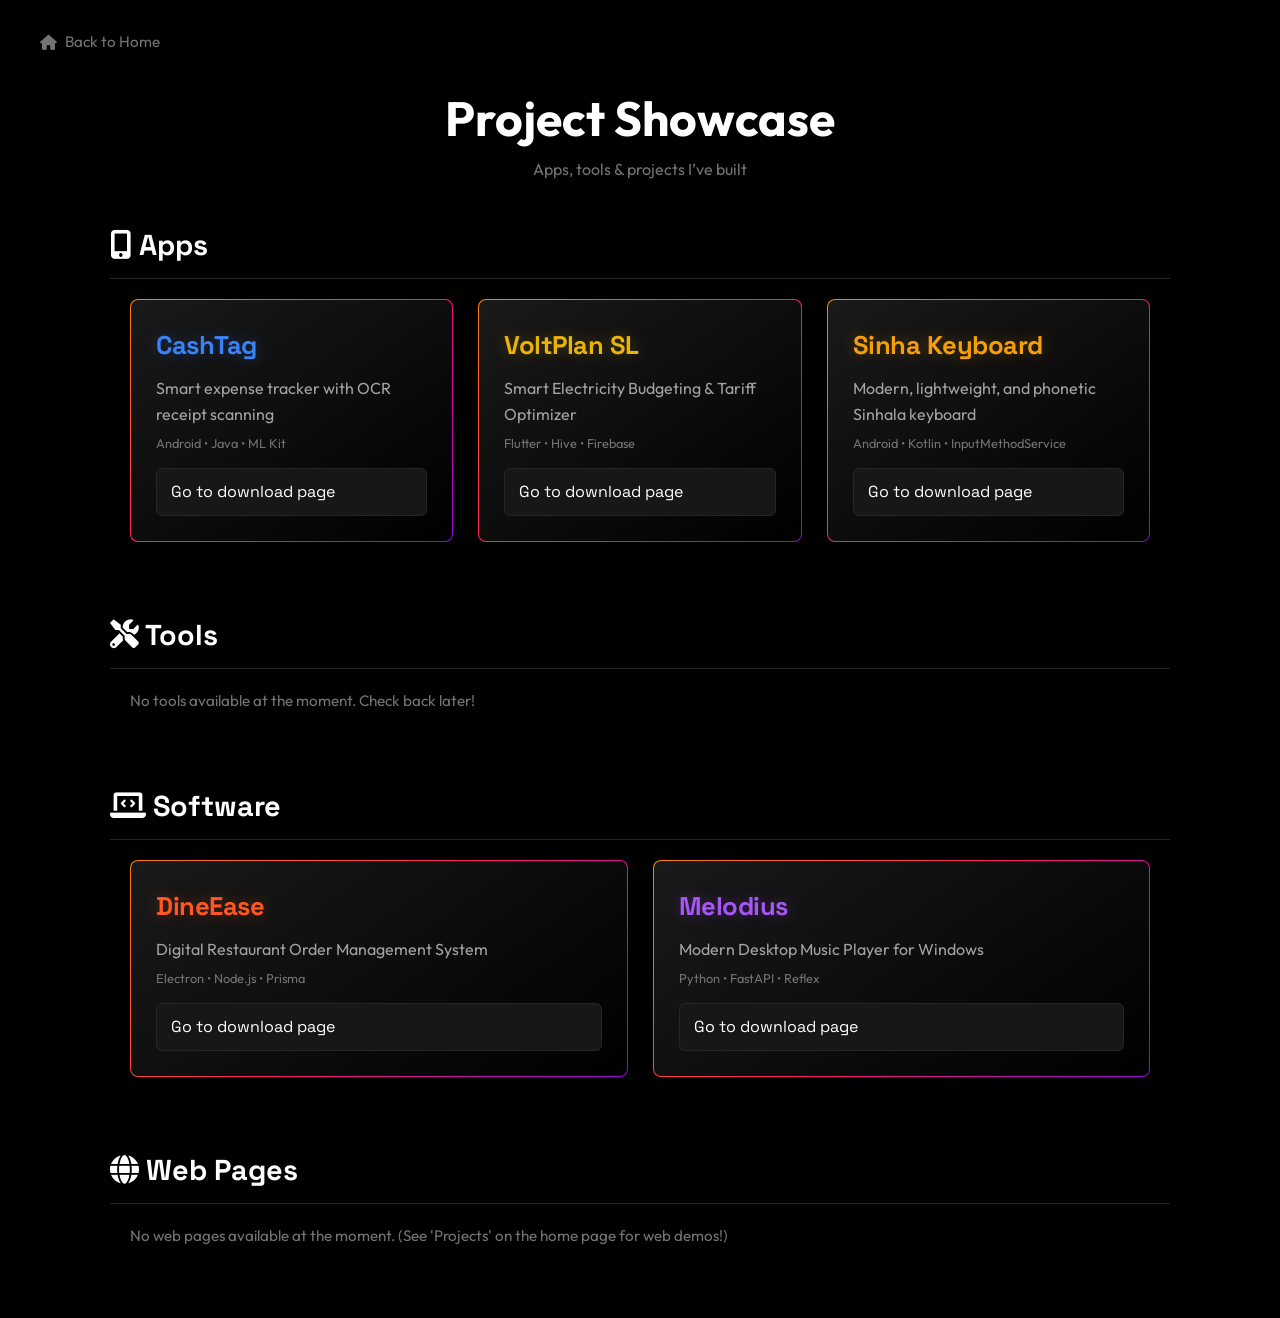
<file: downloads.html>
<!DOCTYPE html>
<html lang="en">
<head>
<meta charset="UTF-8">
<meta name="viewport" content="width=device-width, initial-scale=1.0">

<title>Downloads | Nirmal</title>

<!-- Font Awesome for Icons -->
<link rel="stylesheet" href="https://cdnjs.cloudflare.com/ajax/libs/font-awesome/6.0.0/css/all.min.css">

<link rel="stylesheet" href="style.css">

<link rel="preconnect" href="https://fonts.googleapis.com">
<link rel="preconnect" href="https://fonts.gstatic.com" crossorigin>
<link href="https://fonts.googleapis.com/css2?family=Outfit:wght@300;400;600;700&family=Space+Grotesk:wght@400;600&display=swap" rel="stylesheet">

</head>

<body>

    <nav class="nav-downloads">
        <a href="index.html" class="back-link"><i class="fas fa-home"></i> Back to Home</a>
    </nav>

    <header class="downloads-header">
        <h1> Project Showcase</h1>
        <p>Apps, tools & projects I’ve built</p>
    </header>

    <div class="category-section">
        <h2 class="category-title"><i class="fas fa-mobile-alt"></i> Apps</h2>
        <div class="downloads-container" style="padding-top: 0;">
            <div class="card">
                <h3 class="cashtag-header">CashTag</h3>
                <p>Smart expense tracker with OCR receipt scanning</p>
                <div class="tag">Android • Java • ML Kit</div>
                <a class="btn-download" href="downloads/cashTag.html" target="_blank">
                    Go to download page
                </a>
            </div>

            <div class="card">
                <h3 class="voltplan-header">VoltPlan SL</h3>
                <p>Smart Electricity Budgeting & Tariff Optimizer</p>
                <div class="tag">Flutter • Hive • Firebase</div>
                <a class="btn-download" href="downloads/voltPlan.html" target="_blank">
                    Go to download page
                </a>
            </div>

            <div class="card">
                <h3 class="sinha-header">Sinha Keyboard</h3>
                <p>Modern, lightweight, and phonetic Sinhala keyboard</p>
                <div class="tag">Android • Kotlin • InputMethodService</div>
                <a class="btn-download" href="downloads/sinhaKeyboard.html" target="_blank">
                    Go to download page
                </a>
            </div>
        </div>
    </div>

    <div class="category-section">
        <h2 class="category-title"><i class="fas fa-tools"></i> Tools</h2>
        <div class="downloads-container" style="padding-top: 0; display: block;">
            <p style="color: var(--text-muted); font-size: 0.95rem;">No tools available at the moment. Check back later!</p>
        </div>
    </div>

    <div class="category-section">
        <h2 class="category-title"><i class="fas fa-laptop-code"></i> Software</h2>
        <div class="downloads-container" style="padding-top: 0;">
            <div class="card">
                <h3 class="dineease-header">DineEase</h3>
                <p>Digital Restaurant Order Management System</p>
                <div class="tag">Electron • Node.js • Prisma</div>
                <a class="btn-download" href="downloads/dineEase.html" target="_blank">
                    Go to download page
                </a>
            </div>

            <div class="card">
                <h3 class="melodius-header">Melodius</h3>
                <p>Modern Desktop Music Player for Windows</p>
                <div class="tag">Python • FastAPI • Reflex</div>
                <a class="btn-download" href="downloads/melodius.html" target="_blank">
                    Go to download page
                </a>
            </div>
        </div>
    </div>

    <div class="category-section">
        <h2 class="category-title"><i class="fas fa-globe"></i> Web Pages</h2>
        <div class="downloads-container" style="padding-top: 0; display: block;">
            <p style="color: var(--text-muted); font-size: 0.95rem;">No web pages available at the moment. (See 'Projects' on the home page for web demos!)</p>
        </div>
    </div>

</body>
</html>
</file>
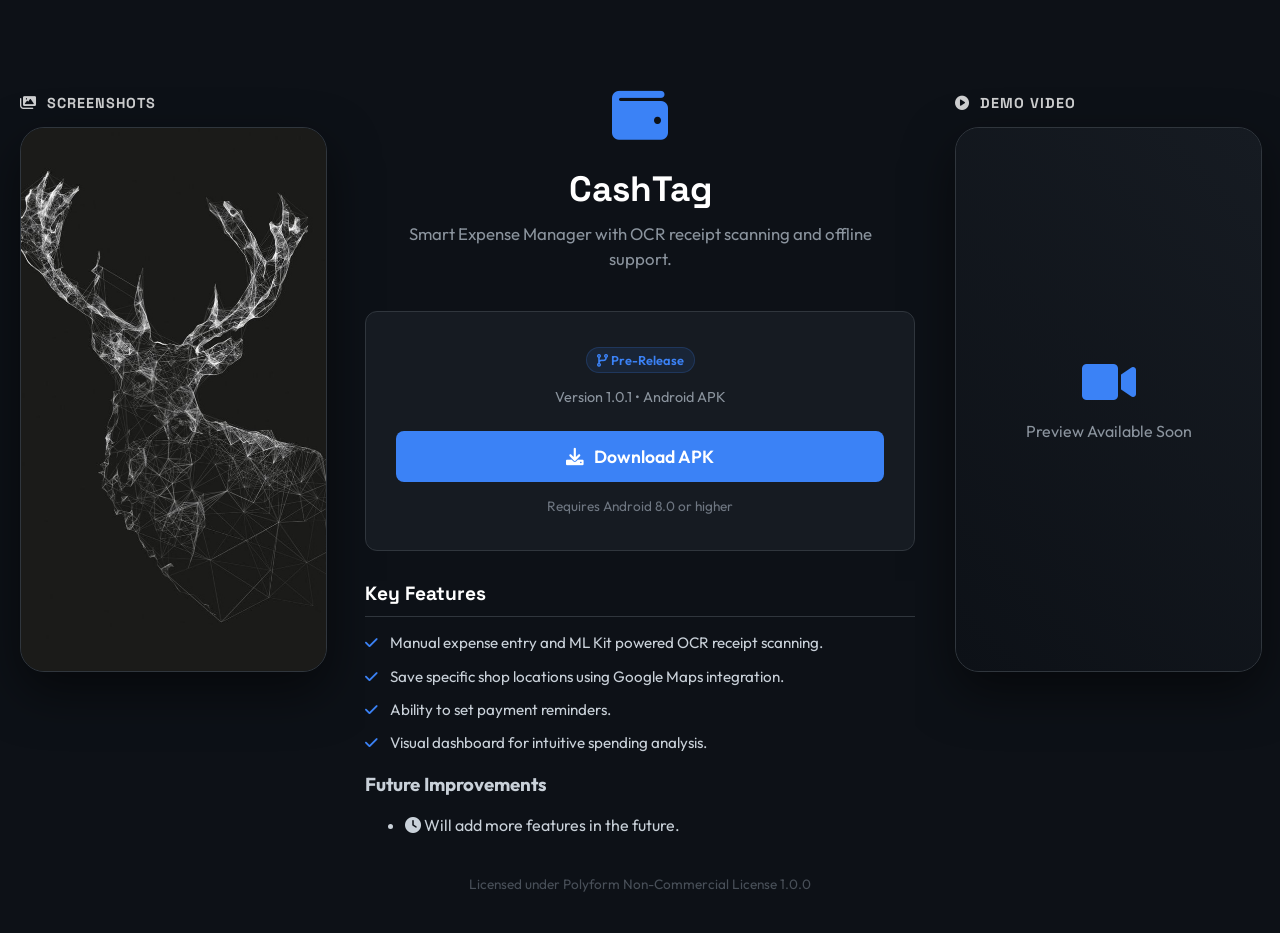
<file: downloads/cashTag.html>
<!DOCTYPE html>
<html lang="en">

<head>
    <meta charset="UTF-8">
    <meta name="viewport" content="width=device-width, initial-scale=1.0">
    <title>CashTag - Download</title>

    <link rel="preconnect" href="https://fonts.googleapis.com">
    <link rel="preconnect" href="https://fonts.gstatic.com" crossorigin>
    <link
        href="https://fonts.googleapis.com/css2?family=Outfit:wght@300;400;600&family=Space+Grotesk:wght@400;600&display=swap"
        rel="stylesheet">
    <link rel="stylesheet" href="https://cdnjs.cloudflare.com/ajax/libs/font-awesome/6.0.0/css/all.min.css">

    <style>
        :root {
            --accent: #3b82f6;
            /* Blue for CashTag */
        }

        body {
            background: #0d1117;
            color: #c9d1d9;
            font-family: 'Outfit', sans-serif;
            display: flex;
            align-items: center;
            justify-content: center;
            min-height: 100vh;
            margin: 0;
            padding: 40px 20px;
            box-sizing: border-box;
        }

        .page-container {
            display: flex;
            align-items: flex-start;
            justify-content: center;
            gap: 40px;
            max-width: 1400px;
            width: 100%;
            margin: 0 auto;
            position: relative;
            padding-top: 40px;
        }

        .showcase-container {
            flex: 1;
            display: none;
            max-width: 380px;
            position: sticky;
            top: 40px;
        }

        @media (min-width: 1200px) {
            .showcase-container {
                display: block;
            }
        }

        /* Slideshow CSS */
        .slideshow {
            position: relative;
            width: 100%;
            aspect-ratio: 9/16;
            background: #161b22;
            border: 1px solid #30363d;
            border-radius: 24px;
            overflow: hidden;
            box-shadow: 0 20px 50px rgba(0,0,0,0.5);
        }

        .slides {
            display: flex;
            width: 300%;
            height: 100%;
            animation: slide 12s infinite ease-in-out;
        }

        .slide {
            width: 33.333%;
            height: 100%;
        }

        .slide img {
            width: 100%;
            height: 100%;
            object-fit: cover;
        }

        @keyframes slide {
            0%, 20% { transform: translateX(0); }
            33%, 53% { transform: translateX(-33.333%); }
            66%, 86% { transform: translateX(-66.666%); }
            100% { transform: translateX(0); }
        }

        /* Video Container CSS */
        .video-box {
            width: 100%;
            aspect-ratio: 9/16;
            background: #161b22;
            border: 1px solid #30363d;
            border-radius: 24px;
            overflow: hidden;
            box-shadow: 0 20px 50px rgba(0,0,0,0.5);
            position: relative;
        }

        .video-box video {
            width: 100%;
            height: 100%;
            object-fit: cover;
        }

        .video-placeholder {
            position: absolute;
            inset: 0;
            display: flex;
            flex-direction: column;
            align-items: center;
            justify-content: center;
            background: linear-gradient(45deg, #0d1117, #161b22);
            color: #8b949e;
            gap: 15px;
        }

        .video-placeholder i {
            font-size: 3rem;
            color: var(--accent);
        }

        .showcase-title {
            font-family: 'Space Grotesk', sans-serif;
            font-size: 0.9rem;
            color: #ffffff;
            margin-bottom: 15px;
            display: flex;
            align-items: center;
            gap: 10px;
            text-transform: uppercase;
            letter-spacing: 1px;
            opacity: 0.8;
        }

        .wrapper {
            max-width: 550px;
            width: 100%;
            position: relative;
            z-index: 2;
        }

        .nav {
            margin-bottom: 30px;
            display: flex;
            flex-direction: column;
            gap: 12px;
        }

        @media (min-width: 768px) {
            .nav {
                position: absolute;
                top: 40px;
                left: 40px;
                margin-bottom: 0;
            }
        }

        .back-link {
            color: #8b949e;
            text-decoration: none;
            font-size: 0.95rem;
            display: inline-flex;
            align-items: center;
            gap: 8px;
            transition: color 0.2s;
        }

        .back-link:hover {
            color: var(--accent);
        }

        .header {
            text-align: center;
            margin-bottom: 40px;
        }

        .icon {
            font-size: 3.5rem;
            color: var(--accent);
            margin-bottom: 15px;
        }

        .title {
            font-family: 'Space Grotesk', sans-serif;
            font-size: 2.2rem;
            color: #ffffff;
            margin: 0 0 10px 0;
        }

        .desc {
            font-size: 1.05rem;
            color: #8b949e;
            margin: 0;
            line-height: 1.5;
            padding: 0 20px;
        }

        .card {
            background: #161b22;
            border: 1px solid #30363d;
            border-radius: 12px;
            padding: 35px 30px;
            text-align: center;
            margin-bottom: 30px;
        }

        .status-badge {
            display: inline-block;
            background: rgba(59, 130, 246, 0.1);
            color: var(--accent);
            padding: 4px 10px;
            border-radius: 20px;
            font-size: 0.8rem;
            font-weight: 600;
            margin-bottom: 15px;
            border: 1px solid rgba(59, 130, 246, 0.2);
        }

        .version {
            color: #8b949e;
            font-size: 0.9rem;
            margin-bottom: 25px;
        }

        .btn {
            display: inline-flex;
            align-items: center;
            justify-content: center;
            gap: 10px;
            background: var(--accent);
            color: #ffffff;
            text-decoration: none;
            font-weight: 600;
            font-size: 1.1rem;
            padding: 14px 0;
            border-radius: 8px;
            width: 100%;
            transition: background 0.2s;
        }

        .btn:hover {
            background: #2563eb;
        }

        .req {
            margin-top: 15px;
            font-size: 0.85rem;
            color: #6e7681;
        }

        .features {
            text-align: left;
            background: #0d1117;
        }

        .features h3 {
            font-family: 'Space Grotesk', sans-serif;
            font-size: 1.2rem;
            color: #ffffff;
            border-bottom: 1px solid #30363d;
            padding-bottom: 10px;
            margin: 0 0 15px 0;
        }

        .features ul {
            list-style: none;
            padding: 0;
            margin: 0;
        }

        .features li {
            margin-bottom: 12px;
            display: flex;
            align-items: flex-start;
            gap: 12px;
            font-size: 0.95rem;
            color: #c9d1d9;
            line-height: 1.4;
        }

        .features li i {
            color: var(--accent);
            font-size: 0.9rem;
            margin-top: 4px;
        }

        .footer {
            text-align: center;
            margin-top: 40px;
            font-size: 0.85rem;
            color: #484f58;
        }
    </style>
</head>

<body>

    <div class="page-container">
        <!-- Left: Slideshow -->
        <div class="showcase-container">
            <h3 class="showcase-title"><i class="fas fa-images"></i> Screenshots</h3>
            <div class="slideshow">
                <div class="slides">
                    <div class="slide"><img src="../assets/showcase/placeholder.jpg" alt="Slide 1"></div>
                    <div class="slide"><img src="../assets/showcase/placeholder.jpg" alt="Slide 2"></div>
                    <div class="slide"><img src="../assets/showcase/placeholder.jpg" alt="Slide 3"></div>
                </div>
            </div>
        </div>

        <!-- Center: Current Content -->
        <div class="wrapper">

            <div class="header">
                <div class="icon"><i class="fas fa-wallet"></i></div>
                <h1 class="title">CashTag</h1>
                <p class="desc">Smart Expense Manager with OCR receipt scanning and offline support.</p>
            </div>

            <div class="card">
                <div class="status-badge"><i class="fas fa-code-branch"></i> Pre-Release</div>
                <div class="version">Version 1.0.1 • Android APK</div>

                <a href="https://github.com/Madhusha2003/CashTag/releases/" class="btn" target="_blank">
                    <i class="fas fa-download"></i> Download APK
                </a>
                <div class="req">Requires Android 8.0 or higher</div>
            </div>

            <div class="features">
                <h3>Key Features</h3>
                <ul>
                    <li><i class="fas fa-check"></i> Manual expense entry and ML Kit powered OCR receipt scanning.</li>
                    <li><i class="fas fa-check"></i> Save specific shop locations using Google Maps integration.</li>
                    <li><i class="fas fa-check"></i> Ability to set payment reminders.</li>
                    <li><i class="fas fa-check"></i> Visual dashboard for intuitive spending analysis.</li>
                </ul>
            </div>

            <div class="future_improvements">
                <h3>Future Improvements</h3>
                <ul>
                    <li><i class="fas fa-clock"></i> Will add more features in the future.</li>

                </ul>
            </div>

            <div class="footer">
                Licensed under Polyform Non-Commercial License 1.0.0
            </div>
        </div>

        <!-- Right: Video Demo -->
        <div class="showcase-container">
            <h3 class="showcase-title"><i class="fas fa-play-circle"></i> Demo Video</h3>
            <div class="video-box">
                <div class="video-placeholder">
                    <i class="fas fa-video"></i>
                    <span>Preview Available Soon</span>
                </div>
                <!-- 
                <video controls autoplay muted loop>
                    <source src="../assets/videos/cashtag_demo.mp4" type="video/mp4">
                    Your browser does not support the video tag.
                </video> 
                -->
            </div>
        </div>
    </div>

</body>

</html>
</file>
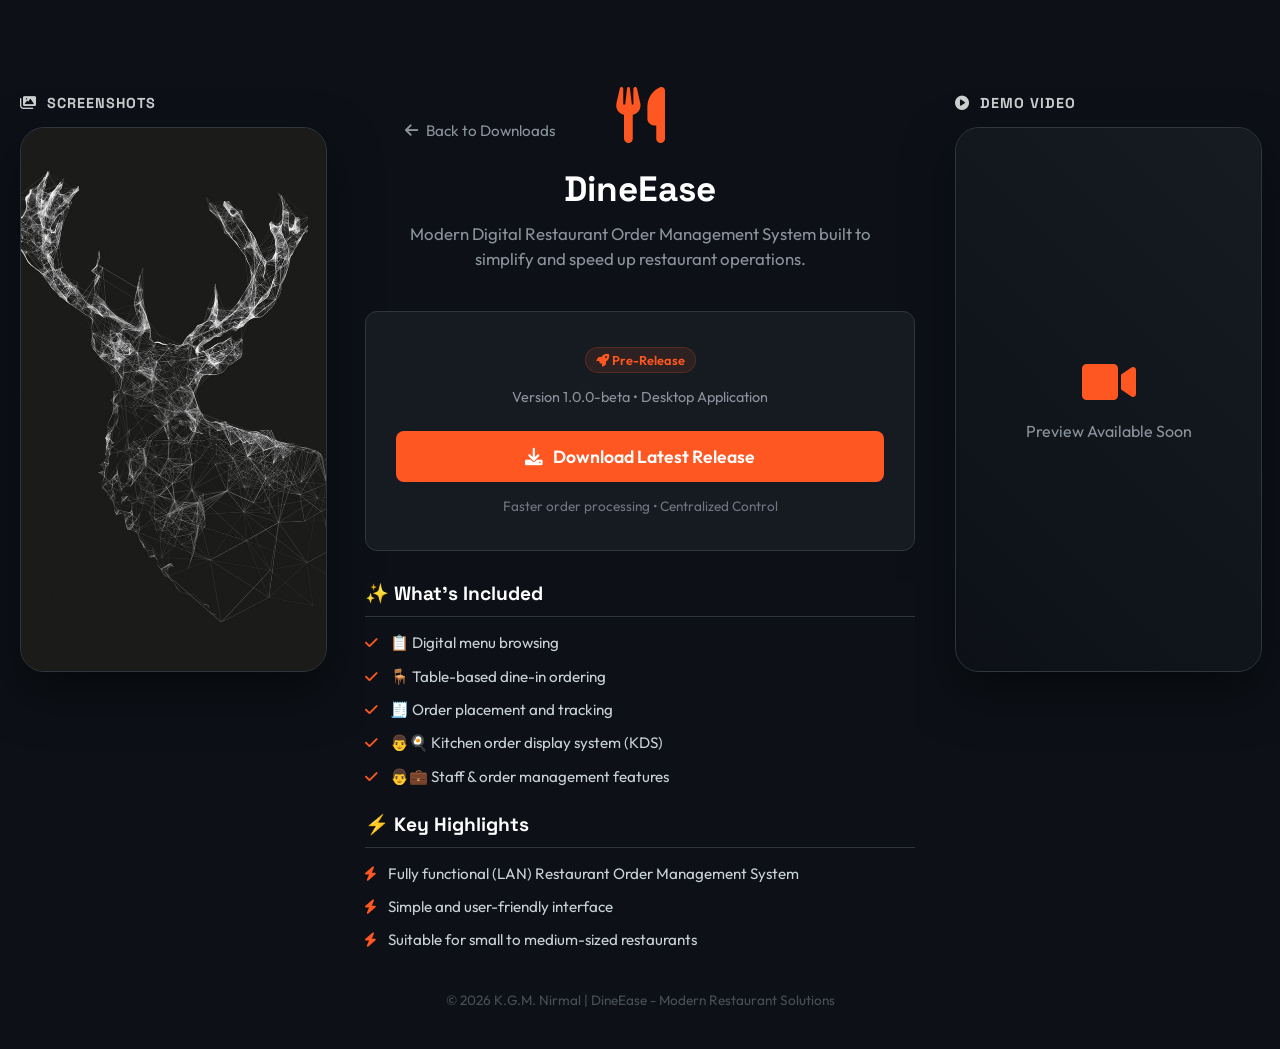
<file: downloads/dineEase.html>
<!DOCTYPE html>
<html lang="en">

<head>
    <meta charset="UTF-8">
    <meta name="viewport" content="width=device-width, initial-scale=1.0">
    <title>DineEase - Download</title>

    <link rel="preconnect" href="https://fonts.googleapis.com">
    <link rel="preconnect" href="https://fonts.gstatic.com" crossorigin>
    <link
        href="https://fonts.googleapis.com/css2?family=Outfit:wght@300;400;600&family=Space+Grotesk:wght@400;600&display=swap"
        rel="stylesheet">
    <link rel="stylesheet" href="https://cdnjs.cloudflare.com/ajax/libs/font-awesome/6.0.0/css/all.min.css">

    <style>
        :root {
            --accent: #ff5722;
            /* Vibrant Orange for DineEase */
        }

        body {
            background: #0d1117;
            color: #c9d1d9;
            font-family: 'Outfit', sans-serif;
            display: flex;
            align-items: center;
            justify-content: center;
            min-height: 100vh;
            margin: 0;
            padding: 40px 20px;
            box-sizing: border-box;
        }

        .page-container {
            display: flex;
            align-items: flex-start;
            justify-content: center;
            gap: 40px;
            max-width: 1400px;
            width: 100%;
            margin: 0 auto;
            position: relative;
            padding-top: 40px;
        }

        .showcase-container {
            flex: 1;
            display: none;
            max-width: 380px;
            position: sticky;
            top: 40px;
        }

        @media (min-width: 1200px) {
            .showcase-container {
                display: block;
            }
        }

        /* Slideshow CSS */
        .slideshow {
            position: relative;
            width: 100%;
            aspect-ratio: 9/16;
            background: #161b22;
            border: 1px solid #30363d;
            border-radius: 24px;
            overflow: hidden;
            box-shadow: 0 20px 50px rgba(0,0,0,0.5);
        }

        .slides {
            display: flex;
            width: 300%;
            height: 100%;
            animation: slide 12s infinite ease-in-out;
        }

        .slide {
            width: 33.333%;
            height: 100%;
        }

        .slide img {
            width: 100%;
            height: 100%;
            object-fit: cover;
        }

        @keyframes slide {
            0%, 20% { transform: translateX(0); }
            33%, 53% { transform: translateX(-33.333%); }
            66%, 86% { transform: translateX(-66.666%); }
            100% { transform: translateX(0); }
        }

        /* Video Container CSS */
        .video-box {
            width: 100%;
            aspect-ratio: 9/16;
            background: #161b22;
            border: 1px solid #30363d;
            border-radius: 24px;
            overflow: hidden;
            box-shadow: 0 20px 50px rgba(0,0,0,0.5);
            position: relative;
        }

        .video-box video {
            width: 100%;
            height: 100%;
            object-fit: cover;
        }

        .video-placeholder {
            position: absolute;
            inset: 0;
            display: flex;
            flex-direction: column;
            align-items: center;
            justify-content: center;
            background: linear-gradient(45deg, #0d1117, #161b22);
            color: #8b949e;
            gap: 15px;
        }

        .video-placeholder i {
            font-size: 3rem;
            color: var(--accent);
        }

        .showcase-title {
            font-family: 'Space Grotesk', sans-serif;
            font-size: 0.9rem;
            color: #ffffff;
            margin-bottom: 15px;
            display: flex;
            align-items: center;
            gap: 10px;
            text-transform: uppercase;
            letter-spacing: 1px;
            opacity: 0.8;
        }

        .wrapper {
            max-width: 550px;
            width: 100%;
            position: relative;
            z-index: 2;
        }

        .nav {
            margin-bottom: 30px;
        }

        @media (min-width: 768px) {
            .nav {
                position: absolute;
                top: 40px;
                left: 40px;
                margin-bottom: 0;
            }
        }

        .back-link {
            color: #8b949e;
            text-decoration: none;
            font-size: 0.95rem;
            display: inline-flex;
            align-items: center;
            gap: 8px;
            transition: color 0.2s;
        }

        .back-link:hover {
            color: var(--accent);
        }

        .header {
            text-align: center;
            margin-bottom: 40px;
        }

        .icon {
            font-size: 3.5rem;
            color: var(--accent);
            margin-bottom: 15px;
        }

        .title {
            font-family: 'Space Grotesk', sans-serif;
            font-size: 2.2rem;
            color: #ffffff;
            margin: 0 0 10px 0;
        }

        .desc {
            font-size: 1.05rem;
            color: #8b949e;
            margin: 0;
            line-height: 1.5;
            padding: 0 20px;
        }

        .card {
            background: #161b22;
            border: 1px solid #30363d;
            border-radius: 12px;
            padding: 35px 30px;
            text-align: center;
            margin-bottom: 30px;
        }

        .status-badge {
            display: inline-block;
            background: rgba(255, 87, 34, 0.1);
            color: var(--accent);
            padding: 4px 10px;
            border-radius: 20px;
            font-size: 0.8rem;
            font-weight: 600;
            margin-bottom: 15px;
            border: 1px solid rgba(255, 87, 34, 0.2);
        }

        .version {
            color: #8b949e;
            font-size: 0.9rem;
            margin-bottom: 25px;
        }

        .btn {
            display: inline-flex;
            align-items: center;
            justify-content: center;
            gap: 10px;
            background: var(--accent);
            color: #ffffff;
            text-decoration: none;
            font-weight: 600;
            font-size: 1.1rem;
            padding: 14px 0;
            border-radius: 8px;
            width: 100%;
            transition: background 0.2s;
        }

        .btn:hover {
            background: #e64a19;
        }

        .req {
            margin-top: 15px;
            font-size: 0.85rem;
            color: #6e7681;
        }

        .features {
            text-align: left;
            background: #0d1117;
        }

        .features h3 {
            font-family: 'Space Grotesk', sans-serif;
            font-size: 1.2rem;
            color: #ffffff;
            border-bottom: 1px solid #30363d;
            padding-bottom: 10px;
            margin: 0 0 15px 0;
        }

        .features ul {
            list-style: none;
            padding: 0;
            margin: 0;
        }

        .features li {
            margin-bottom: 12px;
            display: flex;
            align-items: flex-start;
            gap: 12px;
            font-size: 0.95rem;
            color: #c9d1d9;
            line-height: 1.4;
        }

        .features li i {
            color: var(--accent);
            font-size: 0.9rem;
            margin-top: 4px;
        }

        .future_improvements {
            margin-top: 25px;
            text-align: left;
            background: #0d1117;
        }

        .future_improvements h3 {
            font-family: 'Space Grotesk', sans-serif;
            font-size: 1.2rem;
            color: #ffffff;
            border-bottom: 1px solid #30363d;
            padding-bottom: 10px;
            margin: 0 0 15px 0;
        }

        .future_improvements ul {
            list-style: none;
            padding: 0;
            margin: 0;
        }

        .future_improvements li {
            margin-bottom: 12px;
            display: flex;
            align-items: flex-start;
            gap: 12px;
            font-size: 0.95rem;
            color: #c9d1d9;
            line-height: 1.4;
        }

        .future_improvements li i {
            color: var(--accent);
            font-size: 0.9rem;
            margin-top: 4px;
        }

        .footer {
            text-align: center;
            margin-top: 40px;
            font-size: 0.85rem;
            color: #484f58;
        }
    </style>
</head>

<body>

    <div class="page-container">
        <!-- Left: Slideshow -->
        <div class="showcase-container">
            <h3 class="showcase-title"><i class="fas fa-images"></i> Screenshots</h3>
            <div class="slideshow">
                <div class="slides">
                    <div class="slide"><img src="../assets/showcase/placeholder.jpg" alt="Slide 1"></div>
                    <div class="slide"><img src="../assets/showcase/placeholder.jpg" alt="Slide 2"></div>
                    <div class="slide"><img src="../assets/showcase/placeholder.jpg" alt="Slide 3"></div>
                </div>
            </div>
        </div>

        <!-- Center: Current Content -->
        <div class="wrapper">
            <div class="nav">
                <a href="../downloads.html" class="back-link"><i class="fas fa-arrow-left"></i> Back to Downloads</a>
            </div>

            <div class="header">
                <div class="icon"><i class="fas fa-utensils"></i></div>
                <h1 class="title">DineEase</h1>
                <p class="desc">Modern Digital Restaurant Order Management System built to simplify and speed up restaurant
                    operations.</p>
            </div>

            <div class="card">
                <div class="status-badge"><i class="fas fa-rocket"></i> Pre-Release</div>
                <div class="version">Version 1.0.0-beta • Desktop Application</div>

                <a href="https://github.com/Madhusha2003/DineEase/releases" class="btn" target="_blank">
                    <i class="fas fa-download"></i> Download Latest Release
                </a>
                <div class="req">Faster order processing • Centralized Control</div>
            </div>

            <div class="features">
                <h3>✨ What’s Included</h3>
                <ul>
                    <li><i class="fas fa-check"></i> 📋 Digital menu browsing</li>
                    <li><i class="fas fa-check"></i> 🪑 Table-based dine-in ordering</li>
                    <li><i class="fas fa-check"></i> 🧾 Order placement and tracking</li>
                    <li><i class="fas fa-check"></i> 👨🍳 Kitchen order display system (KDS)</li>
                    <li><i class="fas fa-check"></i> 👨💼 Staff & order management features</li>
                </ul>
            </div>

            <div class="future_improvements">
                <h3>⚡ Key Highlights</h3>
                <ul>
                    <li><i class="fas fa-bolt"></i> Fully functional (LAN) Restaurant Order Management System</li>
                    <li><i class="fas fa-bolt"></i> Simple and user-friendly interface</li>
                    <li><i class="fas fa-bolt"></i> Suitable for small to medium-sized restaurants</li>
                </ul>
            </div>

            <div class="footer">
                &copy; 2026 K.G.M. Nirmal | DineEase - Modern Restaurant Solutions
            </div>
        </div>

        <!-- Right: Video Demo -->
        <div class="showcase-container">
            <h3 class="showcase-title"><i class="fas fa-play-circle"></i> Demo Video</h3>
            <div class="video-box">
                <div class="video-placeholder">
                    <i class="fas fa-video"></i>
                    <span>Preview Available Soon</span>
                </div>
                <!-- 
                <video controls autoplay muted loop>
                    <source src="../assets/videos/dineease_demo.mp4" type="video/mp4">
                    Your browser does not support the video tag.
                </video> 
                -->
            </div>
        </div>
    </div>

</body>

</html>
</file>
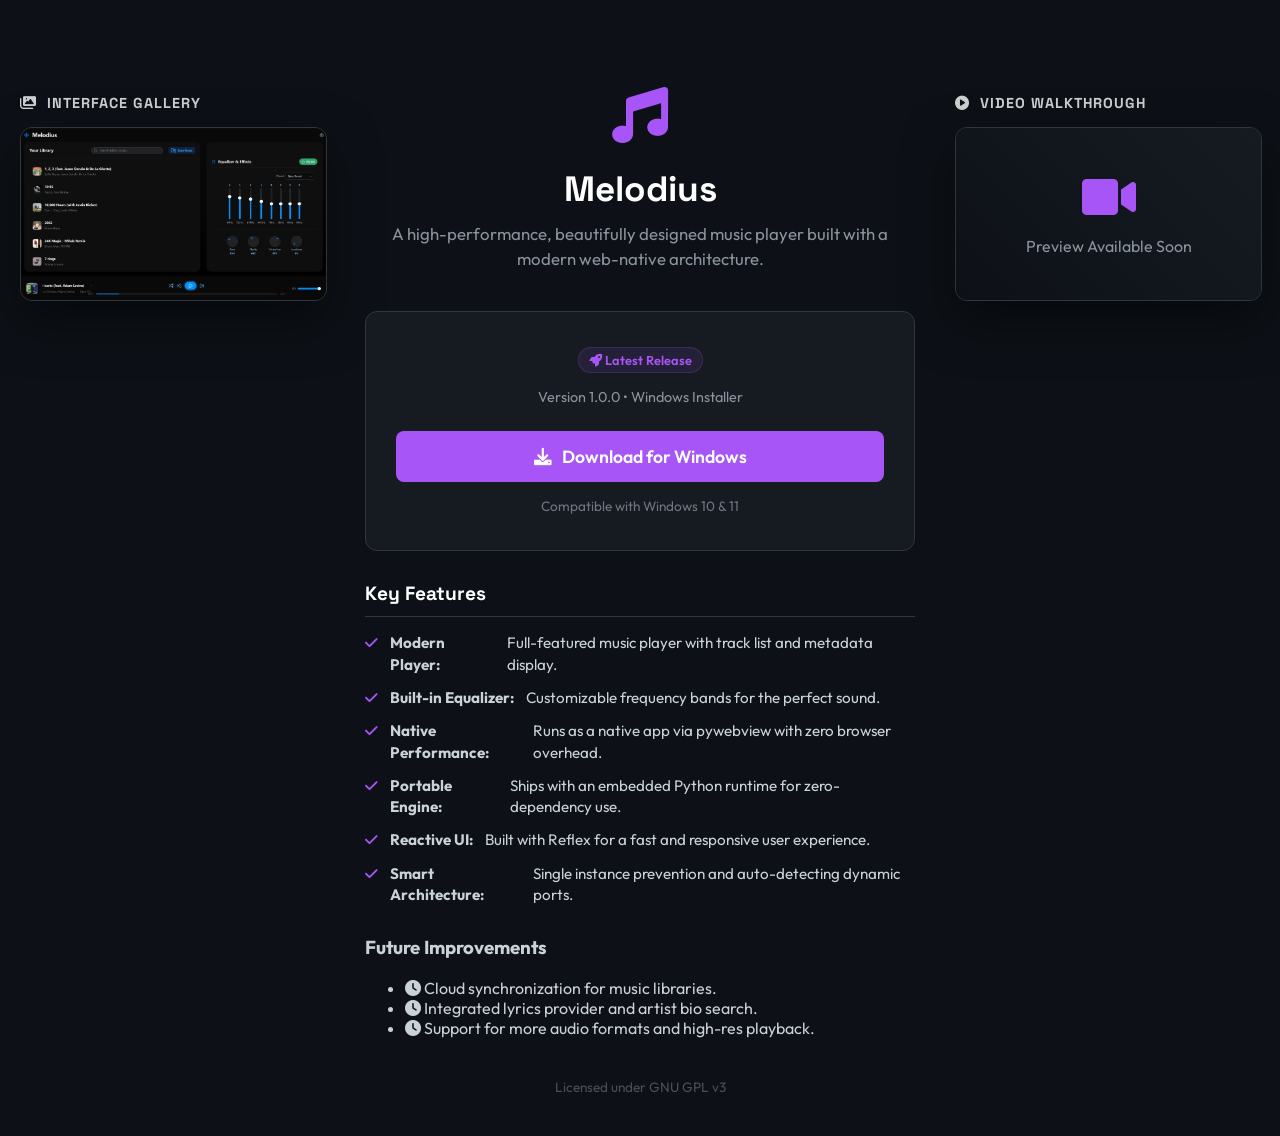
<file: downloads/melodius.html>
<!DOCTYPE html>
<html lang="en">

<head>
    <meta charset="UTF-8">
    <meta name="viewport" content="width=device-width, initial-scale=1.0">
    <title>Melodius - Download</title>

    <link rel="preconnect" href="https://fonts.googleapis.com">
    <link rel="preconnect" href="https://fonts.gstatic.com" crossorigin>
    <link
        href="https://fonts.googleapis.com/css2?family=Outfit:wght@300;400;600&family=Space+Grotesk:wght@400;600&display=swap"
        rel="stylesheet">
    <link rel="stylesheet" href="https://cdnjs.cloudflare.com/ajax/libs/font-awesome/6.0.0/css/all.min.css">

    <style>
        :root {
            --accent: #a855f7;
            /* Purple for Melodius */
        }

        body {
            background: #0d1117;
            color: #c9d1d9;
            font-family: 'Outfit', sans-serif;
            display: flex;
            align-items: center;
            justify-content: center;
            min-height: 100vh;
            margin: 0;
            padding: 40px 20px;
            box-sizing: border-box;
        }

        .page-container {
            display: flex;
            align-items: flex-start;
            justify-content: center;
            gap: 40px;
            max-width: 1400px;
            width: 100%;
            margin: 0 auto;
            position: relative;
            padding-top: 40px;
        }

        .showcase-container {
            flex: 1;
            display: none;
            max-width: 500px; /* Wider for desktop showcase */
            position: sticky;
            top: 40px;
        }

        @media (min-width: 1200px) {
            .showcase-container {
                display: block;
            }
        }

        /* Slideshow CSS */
        .slideshow {
            position: relative;
            width: 100%;
            aspect-ratio: 16/9; /* Landscape for desktop */
            background: #161b22;
            border: 1px solid #30363d;
            border-radius: 12px;
            overflow: hidden;
            box-shadow: 0 20px 50px rgba(0,0,0,0.5);
        }

        .slides {
            display: flex;
            width: 300%;
            height: 100%;
            animation: slide 12s infinite ease-in-out;
        }

        .slide {
            width: 33.333%;
            height: 100%;
        }

        .slide img {
            width: 100%;
            height: 100%;
            object-fit: cover;
        }

        @keyframes slide {
            0%, 20% { transform: translateX(0); }
            33%, 53% { transform: translateX(-33.333%); }
            66%, 86% { transform: translateX(-66.666%); }
            100% { transform: translateX(0); }
        }

        /* Video Container CSS */
        .video-box {
            width: 100%;
            aspect-ratio: 16/9;
            background: #161b22;
            border: 1px solid #30363d;
            border-radius: 12px;
            overflow: hidden;
            box-shadow: 0 20px 50px rgba(0,0,0,0.5);
            position: relative;
        }

        .video-box video {
            width: 100%;
            height: 100%;
            object-fit: cover;
        }

        .video-placeholder {
            position: absolute;
            inset: 0;
            display: flex;
            flex-direction: column;
            align-items: center;
            justify-content: center;
            background: linear-gradient(45deg, #0d1117, #161b22);
            color: #8b949e;
            gap: 15px;
        }

        .video-placeholder i {
            font-size: 3rem;
            color: var(--accent);
        }

        .showcase-title {
            font-family: 'Space Grotesk', sans-serif;
            font-size: 0.9rem;
            color: #ffffff;
            margin-bottom: 15px;
            display: flex;
            align-items: center;
            gap: 10px;
            text-transform: uppercase;
            letter-spacing: 1px;
            opacity: 0.8;
        }

        .wrapper {
            max-width: 550px;
            width: 100%;
            position: relative;
            z-index: 2;
        }

        .nav {
            margin-bottom: 30px;
            display: flex;
            flex-direction: column;
            gap: 12px;
        }

        @media (min-width: 768px) {
            .nav {
                position: absolute;
                top: 40px;
                left: 40px;
                margin-bottom: 0;
            }
        }

        .back-link {
            color: #8b949e;
            text-decoration: none;
            font-size: 0.95rem;
            display: inline-flex;
            align-items: center;
            gap: 8px;
            transition: color 0.2s;
        }

        .back-link:hover {
            color: var(--accent);
        }

        .header {
            text-align: center;
            margin-bottom: 40px;
        }

        .icon {
            font-size: 3.5rem;
            color: var(--accent);
            margin-bottom: 15px;
        }

        .title {
            font-family: 'Space Grotesk', sans-serif;
            font-size: 2.2rem;
            color: #ffffff;
            margin: 0 0 10px 0;
        }

        .desc {
            font-size: 1.05rem;
            color: #8b949e;
            margin: 0;
            line-height: 1.5;
            padding: 0 20px;
        }

        .card {
            background: #161b22;
            border: 1px solid #30363d;
            border-radius: 12px;
            padding: 35px 30px;
            text-align: center;
            margin-bottom: 30px;
        }

        .status-badge {
            display: inline-block;
            background: rgba(168, 85, 247, 0.1);
            color: var(--accent);
            padding: 4px 10px;
            border-radius: 20px;
            font-size: 0.8rem;
            font-weight: 600;
            margin-bottom: 15px;
            border: 1px solid rgba(168, 85, 247, 0.2);
        }

        .version {
            color: #8b949e;
            font-size: 0.9rem;
            margin-bottom: 25px;
        }

        .btn {
            display: inline-flex;
            align-items: center;
            justify-content: center;
            gap: 10px;
            background: var(--accent);
            color: #ffffff;
            text-decoration: none;
            font-weight: 600;
            font-size: 1.1rem;
            padding: 14px 0;
            border-radius: 8px;
            width: 100%;
            transition: background 0.2s;
        }

        .btn:hover {
            background: #9333ea;
        }

        .req {
            margin-top: 15px;
            font-size: 0.85rem;
            color: #6e7681;
        }

        .features {
            text-align: left;
            background: #0d1117;
        }

        .features h3 {
            font-family: 'Space Grotesk', sans-serif;
            font-size: 1.2rem;
            color: #ffffff;
            border-bottom: 1px solid #30363d;
            padding-bottom: 10px;
            margin: 0 0 15px 0;
        }

        .features ul {
            list-style: none;
            padding: 0;
            margin: 0;
        }

        .features li {
            margin-bottom: 12px;
            display: flex;
            align-items: flex-start;
            gap: 12px;
            font-size: 0.95rem;
            color: #c9d1d9;
            line-height: 1.4;
        }

        .features li i {
            color: var(--accent);
            font-size: 0.9rem;
            margin-top: 4px;
        }

        .footer {
            text-align: center;
            margin-top: 40px;
            font-size: 0.85rem;
            color: #484f58;
        }
    </style>
</head>

<body>

    <div class="page-container">
        <!-- Left: Slideshow -->
        <div class="showcase-container">
            <h3 class="showcase-title"><i class="fas fa-images"></i> Interface Gallery</h3>
            <div class="slideshow">
                <div class="slides">
                    <div class="slide"><img src="../assets/melodius/dashboard.png" alt="Player Interface"></div>
                    <div class="slide"><img src="../assets/melodius/eq.png" alt="Equalizer View"></div>
                    <div class="slide"><img src="../assets/melodius/settings.png" alt="Settings View"></div>
                </div>
            </div>
        </div>

        <!-- Center: Current Content -->
        <div class="wrapper">

            <div class="header">
                <div class="icon"><i class="fas fa-music"></i></div>
                <h1 class="title">Melodius</h1>
                <p class="desc">A high-performance, beautifully designed music player built with a modern web-native architecture.</p>
            </div>

            <div class="card">
                <div class="status-badge"><i class="fas fa-rocket"></i> Latest Release</div>
                <div class="version">Version 1.0.0 • Windows Installer</div>

                <a href="https://github.com/Madhusha2003/Melodius/releases/" class="btn" target="_blank">
                    <i class="fas fa-download"></i> Download for Windows
                </a>
                <div class="req">Compatible with Windows 10 & 11</div>
            </div>

            <div class="features">
                <h3>Key Features</h3>
                <ul>
                    <li><i class="fas fa-check"></i> <strong>Modern Player:</strong> Full-featured music player with track list and metadata display.</li>
                    <li><i class="fas fa-check"></i> <strong>Built-in Equalizer:</strong> Customizable frequency bands for the perfect sound.</li>
                    <li><i class="fas fa-check"></i> <strong>Native Performance:</strong> Runs as a native app via pywebview with zero browser overhead.</li>
                    <li><i class="fas fa-check"></i> <strong>Portable Engine:</strong> Ships with an embedded Python runtime for zero-dependency use.</li>
                    <li><i class="fas fa-check"></i> <strong>Reactive UI:</strong> Built with Reflex for a fast and responsive user experience.</li>
                    <li><i class="fas fa-check"></i> <strong>Smart Architecture:</strong> Single instance prevention and auto-detecting dynamic ports.</li>
                </ul>
            </div>

            <div class="future_improvements" style="margin-top: 30px;">
                <h3>Future Improvements</h3>
                <ul>
                    <li><i class="fas fa-clock"></i> Cloud synchronization for music libraries.</li>
                    <li><i class="fas fa-clock"></i> Integrated lyrics provider and artist bio search.</li>
                    <li><i class="fas fa-clock"></i> Support for more audio formats and high-res playback.</li>
                </ul>
            </div>

            <div class="footer">
                Licensed under GNU GPL v3
            </div>
        </div>

        <!-- Right: Video Demo -->
        <div class="showcase-container">
            <h3 class="showcase-title"><i class="fas fa-play-circle"></i> Video Walkthrough</h3>
            <div class="video-box">
                <div class="video-placeholder">
                    <i class="fas fa-video"></i>
                    <span>Preview Available Soon</span>
                </div>
            </div>
        </div>
    </div>

</body>

</html>
</file>
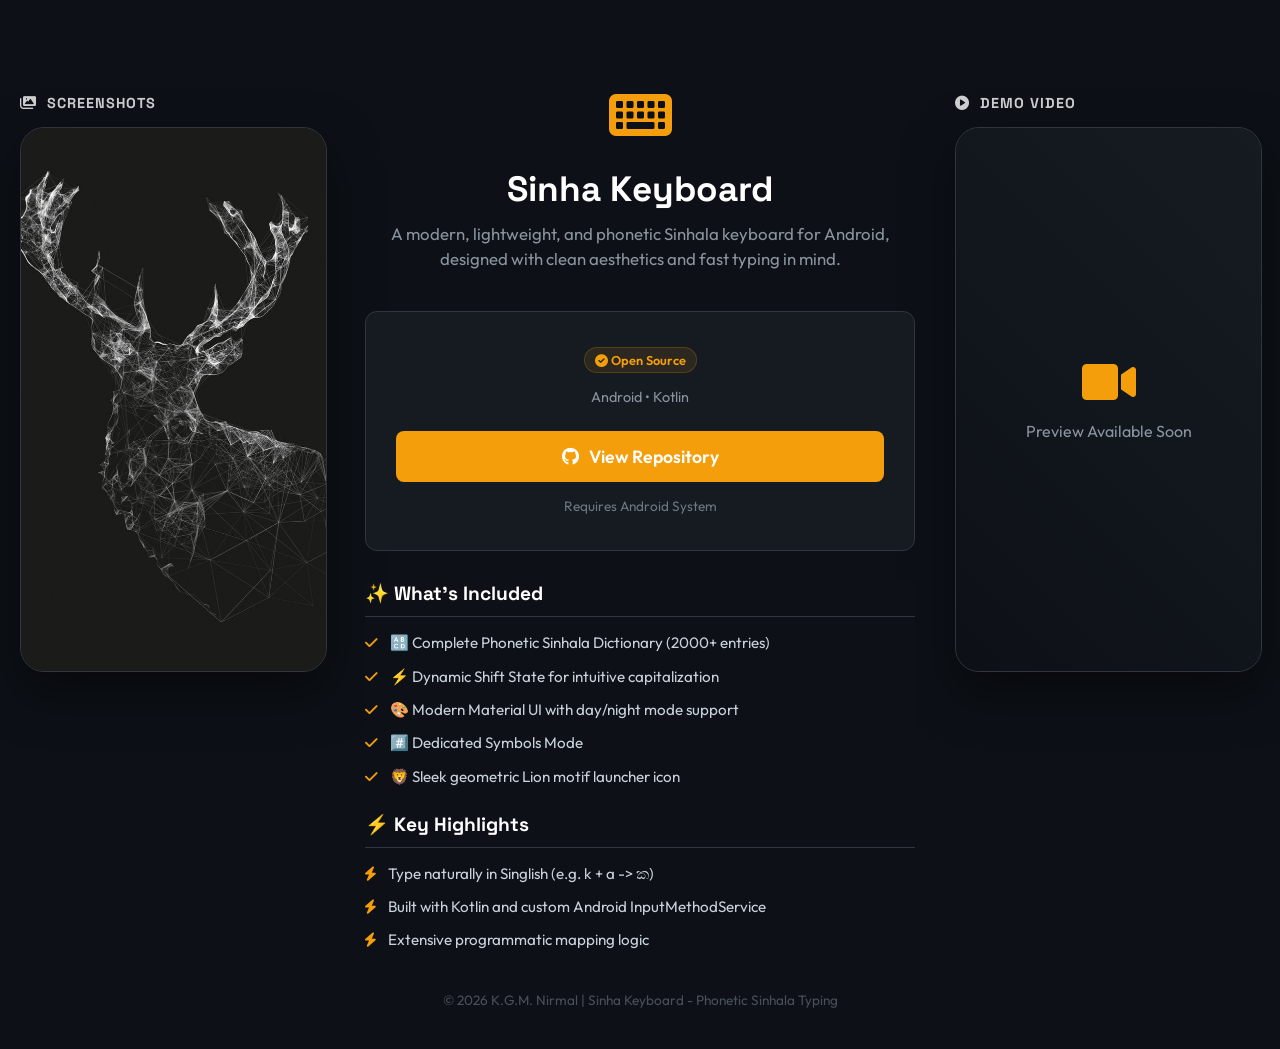
<file: downloads/sinhaKeyboard.html>
<!DOCTYPE html>
<html lang="en">

<head>
    <meta charset="UTF-8">
    <meta name="viewport" content="width=device-width, initial-scale=1.0">
    <title>Sinha Keyboard - Download</title>

    <link rel="preconnect" href="https://fonts.googleapis.com">
    <link rel="preconnect" href="https://fonts.gstatic.com" crossorigin>
    <link
        href="https://fonts.googleapis.com/css2?family=Outfit:wght@300;400;600&family=Space+Grotesk:wght@400;600&display=swap"
        rel="stylesheet">
    <link rel="stylesheet" href="https://cdnjs.cloudflare.com/ajax/libs/font-awesome/6.0.0/css/all.min.css">

    <style>
        :root {
            --accent: #f59e0b; /* Amber/Lion Theme */
        }

        body {
            background: #0d1117;
            color: #c9d1d9;
            font-family: 'Outfit', sans-serif;
            display: flex;
            align-items: center;
            justify-content: center;
            min-height: 100vh;
            margin: 0;
            padding: 40px 20px;
            box-sizing: border-box;
        }

        .page-container {
            display: flex;
            align-items: flex-start;
            justify-content: center;
            gap: 40px;
            max-width: 1400px;
            width: 100%;
            margin: 0 auto;
            position: relative;
            padding-top: 40px;
        }

        .showcase-container {
            flex: 1;
            display: none;
            max-width: 380px;
            position: sticky;
            top: 40px;
        }

        @media (min-width: 1200px) {
            .showcase-container {
                display: block;
            }
        }

        /* Slideshow CSS */
        .slideshow {
            position: relative;
            width: 100%;
            aspect-ratio: 9/16;
            background: #161b22;
            border: 1px solid #30363d;
            border-radius: 24px;
            overflow: hidden;
            box-shadow: 0 20px 50px rgba(0,0,0,0.5);
        }

        .slides {
            display: flex;
            width: 300%;
            height: 100%;
            animation: slide 12s infinite ease-in-out;
        }

        .slide {
            width: 33.333%;
            height: 100%;
        }

        .slide img {
            width: 100%;
            height: 100%;
            object-fit: cover;
        }

        @keyframes slide {
            0%, 20% { transform: translateX(0); }
            33%, 53% { transform: translateX(-33.333%); }
            66%, 86% { transform: translateX(-66.666%); }
            100% { transform: translateX(0); }
        }

        /* Video Container CSS */
        .video-box {
            width: 100%;
            aspect-ratio: 9/16;
            background: #161b22;
            border: 1px solid #30363d;
            border-radius: 24px;
            overflow: hidden;
            box-shadow: 0 20px 50px rgba(0,0,0,0.5);
            position: relative;
        }

        .video-box video {
            width: 100%;
            height: 100%;
            object-fit: cover;
        }

        .video-placeholder {
            position: absolute;
            inset: 0;
            display: flex;
            flex-direction: column;
            align-items: center;
            justify-content: center;
            background: linear-gradient(45deg, #0d1117, #161b22);
            color: #8b949e;
            gap: 15px;
        }

        .video-placeholder i {
            font-size: 3rem;
            color: var(--accent);
        }

        .showcase-title {
            font-family: 'Space Grotesk', sans-serif;
            font-size: 0.9rem;
            color: #ffffff;
            margin-bottom: 15px;
            display: flex;
            align-items: center;
            gap: 10px;
            text-transform: uppercase;
            letter-spacing: 1px;
            opacity: 0.8;
        }

        .wrapper {
            max-width: 550px;
            width: 100%;
            position: relative;
            z-index: 2;
        }

        .nav {
            margin-bottom: 30px;
            display: flex;
            flex-direction: column;
            gap: 12px;
        }

        @media (min-width: 768px) {
            .nav {
                position: absolute;
                top: 40px;
                left: 40px;
                margin-bottom: 0;
            }
        }

        .back-link {
            color: #8b949e;
            text-decoration: none;
            font-size: 0.95rem;
            display: inline-flex;
            align-items: center;
            gap: 8px;
            transition: color 0.2s;
        }

        .back-link:hover {
            color: var(--accent);
        }

        .header {
            text-align: center;
            margin-bottom: 40px;
        }

        .icon {
            font-size: 3.5rem;
            color: var(--accent);
            margin-bottom: 15px;
        }

        .title {
            font-family: 'Space Grotesk', sans-serif;
            font-size: 2.2rem;
            color: #ffffff;
            margin: 0 0 10px 0;
        }

        .desc {
            font-size: 1.05rem;
            color: #8b949e;
            margin: 0;
            line-height: 1.5;
            padding: 0 20px;
        }

        .card {
            background: #161b22;
            border: 1px solid #30363d;
            border-radius: 12px;
            padding: 35px 30px;
            text-align: center;
            margin-bottom: 30px;
        }

        .status-badge {
            display: inline-block;
            background: rgba(245, 158, 11, 0.1);
            color: var(--accent);
            padding: 4px 10px;
            border-radius: 20px;
            font-size: 0.8rem;
            font-weight: 600;
            margin-bottom: 15px;
            border: 1px solid rgba(245, 158, 11, 0.2);
        }

        .version {
            color: #8b949e;
            font-size: 0.9rem;
            margin-bottom: 25px;
        }

        .btn {
            display: inline-flex;
            align-items: center;
            justify-content: center;
            gap: 10px;
            background: var(--accent);
            color: #ffffff;
            text-decoration: none;
            font-weight: 600;
            font-size: 1.1rem;
            padding: 14px 0;
            border-radius: 8px;
            width: 100%;
            transition: background 0.2s;
        }

        .btn:hover {
            background: #d97706;
        }

        .req {
            margin-top: 15px;
            font-size: 0.85rem;
            color: #6e7681;
        }

        .features {
            text-align: left;
            background: #0d1117;
        }

        .features h3 {
            font-family: 'Space Grotesk', sans-serif;
            font-size: 1.2rem;
            color: #ffffff;
            border-bottom: 1px solid #30363d;
            padding-bottom: 10px;
            margin: 0 0 15px 0;
        }

        .features ul {
            list-style: none;
            padding: 0;
            margin: 0;
        }

        .features li {
            margin-bottom: 12px;
            display: flex;
            align-items: flex-start;
            gap: 12px;
            font-size: 0.95rem;
            color: #c9d1d9;
            line-height: 1.4;
        }

        .features li i {
            color: var(--accent);
            font-size: 0.9rem;
            margin-top: 4px;
        }

        .future_improvements {
            margin-top: 25px;
            text-align: left;
            background: #0d1117;
        }

        .future_improvements h3 {
            font-family: 'Space Grotesk', sans-serif;
            font-size: 1.2rem;
            color: #ffffff;
            border-bottom: 1px solid #30363d;
            padding-bottom: 10px;
            margin: 0 0 15px 0;
        }

        .future_improvements ul {
            list-style: none;
            padding: 0;
            margin: 0;
        }

        .future_improvements li {
            margin-bottom: 12px;
            display: flex;
            align-items: flex-start;
            gap: 12px;
            font-size: 0.95rem;
            color: #c9d1d9;
            line-height: 1.4;
        }

        .future_improvements li i {
            color: var(--accent);
            font-size: 0.9rem;
            margin-top: 4px;
        }

        .footer {
            text-align: center;
            margin-top: 40px;
            font-size: 0.85rem;
            color: #484f58;
        }
    </style>
</head>

<body>

    <div class="page-container">
        <!-- Left: Slideshow -->
        <div class="showcase-container">
            <h3 class="showcase-title"><i class="fas fa-images"></i> Screenshots</h3>
            <div class="slideshow">
                <div class="slides">
                    <div class="slide"><img src="../assets/showcase/placeholder.jpg" alt="Slide 1"></div>
                    <div class="slide"><img src="../assets/showcase/placeholder.jpg" alt="Slide 2"></div>
                    <div class="slide"><img src="../assets/showcase/placeholder.jpg" alt="Slide 3"></div>
                </div>
            </div>
        </div>

        <!-- Center: Current Content -->
        <div class="wrapper">

            <div class="header">
                <div class="icon"><i class="fas fa-keyboard"></i></div>
                <h1 class="title">Sinha Keyboard</h1>
                <p class="desc">A modern, lightweight, and phonetic Sinhala keyboard for Android, designed with clean aesthetics and fast typing in mind.</p>
            </div>

            <div class="card">
                <div class="status-badge"><i class="fas fa-check-circle"></i> Open Source</div>
                <div class="version">Android • Kotlin</div>

                <a href="https://github.com/Madhusha2003/SinhaKeyboard" class="btn" target="_blank">
                    <i class="fab fa-github"></i> View Repository
                </a>
                <div class="req">Requires Android System</div>
            </div>

            <div class="features">
                <h3>✨ What’s Included</h3>
                <ul>
                    <li><i class="fas fa-check"></i> 🔠 Complete Phonetic Sinhala Dictionary (2000+ entries)</li>
                    <li><i class="fas fa-check"></i> ⚡ Dynamic Shift State for intuitive capitalization</li>
                    <li><i class="fas fa-check"></i> 🎨 Modern Material UI with day/night mode support</li>
                    <li><i class="fas fa-check"></i> #️⃣ Dedicated Symbols Mode</li>
                    <li><i class="fas fa-check"></i> 🦁 Sleek geometric Lion motif launcher icon</li>
                </ul>
            </div>

            <div class="future_improvements">
                <h3>⚡ Key Highlights</h3>
                <ul>
                    <li><i class="fas fa-bolt"></i> Type naturally in Singlish (e.g. k + a -> ක)</li>
                    <li><i class="fas fa-bolt"></i> Built with Kotlin and custom Android InputMethodService</li>
                    <li><i class="fas fa-bolt"></i> Extensive programmatic mapping logic</li>
                </ul>
            </div>

            <div class="footer">
                &copy; 2026 K.G.M. Nirmal | Sinha Keyboard - Phonetic Sinhala Typing
            </div>
        </div>

        <!-- Right: Video Demo -->
        <div class="showcase-container">
            <h3 class="showcase-title"><i class="fas fa-play-circle"></i> Demo Video</h3>
            <div class="video-box">
                <div class="video-placeholder">
                    <i class="fas fa-video"></i>
                    <span>Preview Available Soon</span>
                </div>
            </div>
        </div>
    </div>

</body>

</html>
</file>
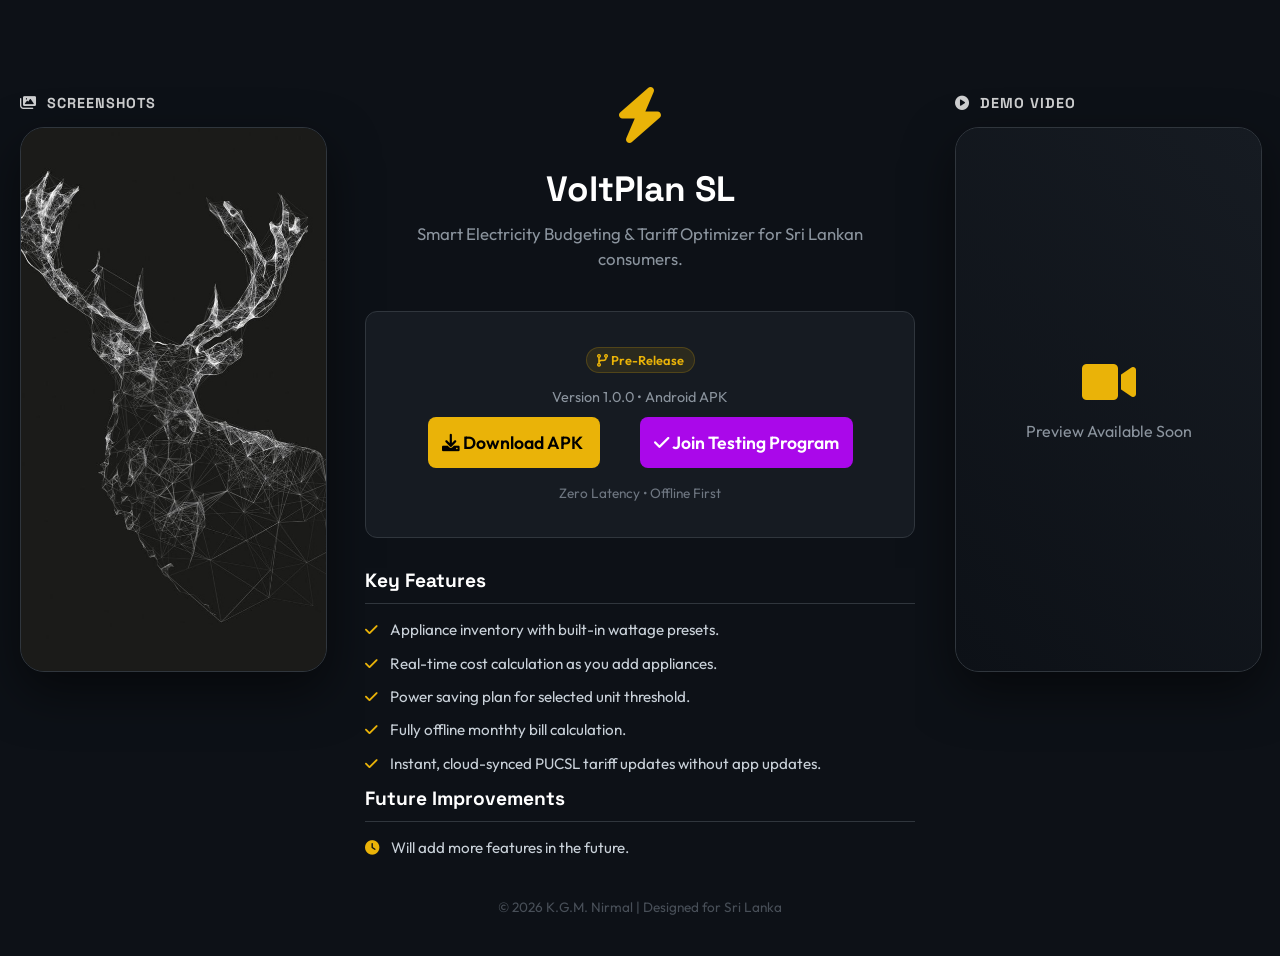
<file: downloads/voltPlan.html>
<!DOCTYPE html>
<html lang="en">

<head>
    <meta charset="UTF-8">
    <meta name="viewport" content="width=device-width, initial-scale=1.0">
    <title>VoltPlan SL - Download</title>

    <link rel="preconnect" href="https://fonts.googleapis.com">
    <link rel="preconnect" href="https://fonts.gstatic.com" crossorigin>
    <link
        href="https://fonts.googleapis.com/css2?family=Outfit:wght@300;400;600&family=Space+Grotesk:wght@400;600&display=swap"
        rel="stylesheet">
    <link rel="stylesheet" href="https://cdnjs.cloudflare.com/ajax/libs/font-awesome/6.0.0/css/all.min.css">

    <style>
        :root {
            --accent: #eab308;
            /* Yellow for VoltPlan */
        }

        body {
            background: #0d1117;
            color: #c9d1d9;
            font-family: 'Outfit', sans-serif;
            display: flex;
            align-items: center;
            justify-content: center;
            min-height: 100vh;
            margin: 0;
            padding: 40px 20px;
            box-sizing: border-box;
        }

        .page-container {
            display: flex;
            align-items: flex-start;
            justify-content: center;
            gap: 40px;
            max-width: 1400px;
            width: 100%;
            margin: 0 auto;
            position: relative;
            padding-top: 40px;
        }

        .showcase-container {
            flex: 1;
            display: none;
            max-width: 380px;
            position: sticky;
            top: 40px;
        }

        @media (min-width: 1200px) {
            .showcase-container {
                display: block;
            }
        }

        /* Slideshow CSS */
        .slideshow {
            position: relative;
            width: 100%;
            aspect-ratio: 9/16;
            background: #161b22;
            border: 1px solid #30363d;
            border-radius: 24px;
            overflow: hidden;
            box-shadow: 0 20px 50px rgba(0,0,0,0.5);
        }

        .slides {
            display: flex;
            width: 300%;
            height: 100%;
            animation: slide 12s infinite ease-in-out;
        }

        .slide {
            width: 33.333%;
            height: 100%;
        }

        .slide img {
            width: 100%;
            height: 100%;
            object-fit: cover;
        }

        @keyframes slide {
            0%, 20% { transform: translateX(0); }
            33%, 53% { transform: translateX(-33.333%); }
            66%, 86% { transform: translateX(-66.666%); }
            100% { transform: translateX(0); }
        }

        /* Video Container CSS */
        .video-box {
            width: 100%;
            aspect-ratio: 9/16;
            background: #161b22;
            border: 1px solid #30363d;
            border-radius: 24px;
            overflow: hidden;
            box-shadow: 0 20px 50px rgba(0,0,0,0.5);
            position: relative;
        }

        .video-box video {
            width: 100%;
            height: 100%;
            object-fit: cover;
        }

        .video-placeholder {
            position: absolute;
            inset: 0;
            display: flex;
            flex-direction: column;
            align-items: center;
            justify-content: center;
            background: linear-gradient(45deg, #0d1117, #161b22);
            color: #8b949e;
            gap: 15px;
        }

        .video-placeholder i {
            font-size: 3rem;
            color: var(--accent);
        }

        .showcase-title {
            font-family: 'Space Grotesk', sans-serif;
            font-size: 0.9rem;
            color: #ffffff;
            margin-bottom: 15px;
            display: flex;
            align-items: center;
            gap: 10px;
            text-transform: uppercase;
            letter-spacing: 1px;
            opacity: 0.8;
        }

        .wrapper {
            max-width: 550px;
            width: 100%;
            position: relative;
            z-index: 2;
        }

        .nav {
            margin-bottom: 30px;
            display: flex;
            flex-direction: column;
            gap: 12px;
        }

        @media (min-width: 768px) {
            .nav {
                position: absolute;
                top: 40px;
                left: 40px;
                margin-bottom: 0;
            }
        }

        .back-link {
            color: #8b949e;
            text-decoration: none;
            font-size: 0.95rem;
            display: inline-flex;
            align-items: center;
            gap: 8px;
            transition: color 0.2s;
        }

        .back-link:hover {
            color: var(--accent);
        }

        .header {
            text-align: center;
            margin-bottom: 40px;
        }

        .icon {
            font-size: 3.5rem;
            color: var(--accent);
            margin-bottom: 15px;
        }

        .title {
            font-family: 'Space Grotesk', sans-serif;
            font-size: 2.2rem;
            color: #ffffff;
            margin: 0 0 10px 0;
        }

        .desc {
            font-size: 1.05rem;
            color: #8b949e;
            margin: 0;
            line-height: 1.5;
            padding: 0 20px;
        }

        .card {
            background: #161b22;
            border: 1px solid #30363d;
            border-radius: 12px;
            padding: 35px 30px;
            text-align: center;
            margin-bottom: 30px;
        }

        .status-badge {
            display: inline-block;
            background: rgba(234, 179, 8, 0.1);
            color: var(--accent);
            padding: 4px 10px;
            border-radius: 20px;
            font-size: 0.8rem;
            font-weight: 600;
            margin-bottom: 15px;
            border: 1px solid rgba(234, 179, 8, 0.2);
        }

        .version {
            color: #8b949e;
            font-size: 0.9rem;
            margin-bottom: 25px;
        }

        .btn {
            display: inline-flexbox;
            align-items: center;
            justify-content: center;
            gap: 10px;
            background: var(--accent);
            color: #000000;
            text-decoration: none;
            font-weight: 600;
            font-size: 1.1rem;
            padding: 14px;
            margin-inline-start: 20px;
            margin-inline-end: 20px;
            border-radius: 8px;
            width: 100%;
            transition: opacity 0.2s;
        }

        .btn:hover {
            opacity: 0.9;
        }

        .req {
            margin-top: 30px;
            font-size: 0.85rem;
            color: #6e7681;
        }

        .features {
            text-align: left;
            background: #0d1117;
        }

        .features h3 {
            font-family: 'Space Grotesk', sans-serif;
            font-size: 1.2rem;
            color: #ffffff;
            border-bottom: 1px solid #30363d;
            padding-bottom: 10px;
            margin: 0 0 15px 0;
        }

        .features ul {
            list-style: none;
            padding: 0;
            margin: 0;
        }

        .features li {
            margin-bottom: 12px;
            display: flex;
            align-items: flex-start;
            gap: 12px;
            font-size: 0.95rem;
            color: #c9d1d9;
            line-height: 1.4;
        }

        .features li i {
            color: var(--accent);
            font-size: 0.9rem;
            margin-top: 4px;
        }

        .future_improvements {
            text-align: left;
            background: #0d1117;
        }

        .future_improvements h3 {
            font-family: 'Space Grotesk', sans-serif;
            font-size: 1.2rem;
            color: #ffffff;
            border-bottom: 1px solid #30363d;
            padding-bottom: 10px;
            margin: 0 0 15px 0;
        }

        .future_improvements ul {
            list-style: none;
            padding: 0;
            margin: 0;
        }

        .future_improvements li {
            margin-bottom: 12px;
            display: flex;
            align-items: flex-start;
            gap: 12px;
            font-size: 0.95rem;
            color: #c9d1d9;
            line-height: 1.4;
        }

        .future_improvements li i {
            color: var(--accent);
            font-size: 0.9rem;
            margin-top: 4px;
        }

        .footer {
            text-align: center;
            margin-top: 40px;
            font-size: 0.85rem;
            color: #484f58;
        }
    </style>
</head>

<body>

    <div class="page-container">
        <!-- Left: Slideshow -->
        <div class="showcase-container">
            <h3 class="showcase-title"><i class="fas fa-images"></i> Screenshots</h3>
            <div class="slideshow">
                <div class="slides">
                    <div class="slide"><img src="../assets/showcase/placeholder.jpg" alt="Slide 1"></div>
                    <div class="slide"><img src="../assets/showcase/placeholder.jpg" alt="Slide 2"></div>
                    <div class="slide"><img src="../assets/showcase/placeholder.jpg" alt="Slide 3"></div>
                </div>
            </div>
        </div>

        <!-- Center: Current Content -->
        <div class="wrapper">

            <div class="header">
                <div class="icon"><i class="fas fa-bolt"></i></div>
                <h1 class="title">VoltPlan SL</h1>
                <p class="desc">Smart Electricity Budgeting & Tariff Optimizer for Sri Lankan consumers.</p>
            </div>

            <div class="card">
                <div class="status-badge"><i class="fas fa-code-branch"></i> Pre-Release</div>
                <div class="version">Version 1.0.0 • Android APK</div>

                <a href="https://github.com/Madhusha2003/voltplan_releases/releases" class="btn" target="_blank">
                    <i class="fas fa-download"></i> Download APK
                </a>
                <a href="https://appdistribution.firebase.dev/i/b0b676a59dd8006d" class="btn" target="_blank"
                    style="background: #aa08ea; color: white;">
                    <i class="fas fa-check"></i> Join Testing Program
                </a>
                <div class="req">Zero Latency • Offline First</div>
            </div>

            <div class="features">
                <h3>Key Features</h3>
                <ul>
                    <li><i class="fas fa-check"></i> Appliance inventory with built-in wattage presets.</li>
                    <li><i class="fas fa-check"></i> Real-time cost calculation as you add appliances.</li>
                    <li><i class="fas fa-check"></i> Power saving plan for selected unit threshold.</li>
                    <li><i class="fas fa-check"></i> Fully offline monthty bill calculation.</li>
                    <li><i class="fas fa-check"></i> Instant, cloud-synced PUCSL tariff updates without app updates.</li>
                </ul>
            </div>
            <div class="future_improvements">
                <h3>Future Improvements</h3>
                <ul>
                    <li><i class="fas fa-clock"></i> Will add more features in the future.</li>
                </ul>
            </div>

            <div class="footer">
                &copy; 2026 K.G.M. Nirmal | Designed for Sri Lanka
            </div>
        </div>

        <!-- Right: Video Demo -->
        <div class="showcase-container">
            <h3 class="showcase-title"><i class="fas fa-play-circle"></i> Demo Video</h3>
            <div class="video-box">
                <div class="video-placeholder">
                    <i class="fas fa-video"></i>
                    <span>Preview Available Soon</span>
                </div>
                <!-- 
                <video controls autoplay muted loop>
                    <source src="../assets/videos/voltplan_demo.mp4" type="video/mp4">
                    Your browser does not support the video tag.
                </video> 
                -->
            </div>
        </div>
    </div>

</body>

</html>
</file>
<file: style.css>
/* =========================================
   CSS VARIABLES & THEME SETUP
   Nord Color Palette (Dark Theme Default)
   ========================================= */
:root {
    /* Minimalist Dark Theme (Black & White Focus) */
    --bg-darkest: #000000;
    --bg-dark: #0a0a0a;
    --bg-light: #171717;
    --bg-lighter: #262626;

    /* High Contrast Text */
    --text-main: #a3a3a3;
    --text-muted: #737373;
    --text-bright: #ffffff;

    /* Vibrant Accents for Focus (Electric Blue) */
    --accent-primary: #ffffff;
    --accent-secondary: #0070f3;
    --accent-tertiary: #eaeaea;
    --accent-teal: #a3a3a3;

    /* Terminal colors (keeping some vibrancy) */
    --term-red: #ff453a;
    --term-orange: #ff9f0a;
    --term-yellow: #ffd60a;
    --term-green: #32d74b;
    --term-purple: #bf5af2;

    /* Dark Mode Gradients for Widgets */
    --grad-dark-1: linear-gradient(145deg, #111111 0%, #000000 100%);
    --grad-dark-2: linear-gradient(145deg, #1a1a1a 0%, #050505 100%);
    --grad-dark-3: linear-gradient(145deg, #222222 0%, #0a0a0a 100%);
    --grad-text: linear-gradient(135deg, #ff8103, #ff1c6a, #9b04db);
    --grad-skill-tag: linear-gradient(135deg, #3c3c3c, #2f2f2f, #000000);
    --grad-exp: linear-gradient(145deg, #202020 0%, #050505 100%);

    /* New colorful gradients */
    --grad-accent-full: linear-gradient(135deg,
            #ff8103,
            #ff1c6a,
            #e200a3,
            #9b04db,
            #6d1dc6);

    /* Visible Element Gradients */
    --grad-visible-card: linear-gradient(145deg, #1a1a1a, #000000);
    --grad-visible-nav: linear-gradient(135deg, #0a0a0a, #1a0f2e, #120018);
    --grad-visible-footer: linear-gradient(135deg, #0a0a0a, #1a0f2e, #120018);

    /* General Styling Variables */
    --font-main: 'Outfit', system-ui, -apple-system, sans-serif;
    --font-mono: 'Space Grotesk', monospace;
    --nav-height: 80px;
    --transition-speed: 0.3s;
    --border-radius: 8px;
    --max-width: 1100px;
}

/* =========================================
   GLOBAL RESET & BASE STYLES
   ========================================= */
* {
    margin: 0;
    padding: 0;
    box-sizing: border-box;
}

html {
    scroll-behavior: smooth;
}

body {
    font-family: var(--font-main);
    background-color: var(--bg-darkest);
    color: var(--text-main);
    line-height: 1.6;
    overflow-x: hidden;
}

a {
    color: var(--accent-primary);
    text-decoration: none;
    transition: color var(--transition-speed) ease;
}

a:hover {
    color: var(--accent-teal);
}

ul {
    list-style: none;
}

/* =========================================
   NAVIGATION BAR
   ========================================= */
.navbar {
    position: fixed;
    top: 0;
    left: 0;
    width: 100%;
    height: var(--nav-height);
    background: var(--grad-visible-nav);
    backdrop-filter: blur(10px);
    -webkit-backdrop-filter: blur(10px);
    z-index: 1000;
    border-bottom: 1px solid var(--bg-lighter);
    transition: all var(--transition-speed) ease;
}

.nav-container {
    max-width: var(--max-width);
    margin: 0 auto;
    height: 100%;
    display: flex;
    justify-content: space-between;
    align-items: center;
    padding: 0 30px;
}

.logo {
    font-size: 1.4rem;
    font-weight: 700;
    color: var(--text-bright);
    letter-spacing: -0.5px;
}

.nav-links {
    display: flex;
    gap: 30px;
}

.nav-links a {
    color: var(--text-muted);
    font-size: 0.95rem;
    font-weight: 600;
    text-transform: uppercase;
    letter-spacing: 0.5px;
    position: relative;
}

.nav-links a::after {
    content: '';
    position: absolute;
    width: 0;
    height: 2px;
    bottom: -5px;
    left: 0;
    background-color: var(--accent-primary);
    transition: width var(--transition-speed) ease;
}

.nav-links a:hover {
    color: var(--accent-primary);
}

.nav-links a:hover::after {
    width: 100%;
}

/* =========================================
   HERO / TERMINAL SECTION
   ========================================= */

/* ===== HERO LAYOUT ===== */
.hero {
    position: relative;
    height: 100vh;
    min-height: 600px;
    display: flex;
    justify-content: center;
    align-items: center;
    padding-top: var(--nav-height);
    overflow: hidden;
    background: radial-gradient(circle at center,
        #120018 0%,
        #0a0a0a 40%,
        #000000 80%);
}

.hero-content {
    position: relative;
    z-index: 2;
    width: 100%;
    max-width: 650px;
    padding: 0 20px;
}

/* ===== 3D THREE.JS BACKGROUND CANVAS ===== */
#bg-canvas {
    position: absolute;
    top: 0;
    left: 0;
    width: 100%;
    height: 100%;
    z-index: 0;
    pointer-events: none; 
}

/* ===== TERMINAL CONTAINER ===== */
.terminal-box {
    background: var(--grad-dark-1);
    border-radius: var(--border-radius);
    border: 1px solid var(--bg-lighter);
    box-shadow: 0 15px 35px rgba(0, 0, 0, 0.6);
    overflow: hidden;
}

/* ===== TERMINAL HEADER ===== */
.terminal-header {
    display: flex;
    align-items: center;
    padding: 12px 20px;
    background-color: var(--bg-light);
    border-bottom: 1px solid var(--bg-lighter);
}

.dot {
    width: 12px;
    height: 12px;
    border-radius: 50%;
    margin-right: 8px;
}

.dot.red { background-color: var(--term-red); }
.dot.yellow { background-color: var(--term-yellow); }
.dot.green { background-color: var(--term-green); }

.terminal-title {
    margin: 0 auto;
    font-family: var(--font-mono);
    font-size: 0.9rem;
    color: var(--text-muted);
}

/* ===== TERMINAL BODY ===== */
.terminal-body {
    padding: 25px;
    min-height: 200px;
    font-family: var(--font-mono);
    font-size: 1.1rem;
    color: var(--text-main);
}

/* ===== PROMPT + INPUT ===== */
.prompt {
    display: flex;
    align-items: center;
    margin-bottom: 10px;
    color: var(--term-green);
}

#terminalInput {
    width: 80%;
    background: transparent;
    border: none;
    outline: none;
    margin-left: 5px;
    caret-color: var(--term-green);
    font-family: var(--font-mono);
    font-size: 1.1rem;
    color: var(--term-green);
    caret-color: var(--term-green);
}

#terminalInput::placeholder {
    color: var(--text-muted);
}

/* ===== TERMINAL OUTPUT ===== */
#terminalOutput {
    max-height: 200px;
    overflow-y: auto;
    scroll-behavior: smooth;
    color: var(--accent-tertiary);
}

#terminalOutput p {
    margin-bottom: 8px;
}

/* Scrollbar */
#terminalOutput::-webkit-scrollbar {
    width: 6px;
}

#terminalOutput::-webkit-scrollbar-thumb {
    background: var(--term-green);
    border-radius: 10px;
}

/* ===== TEXT STYLES ===== */
.output {
    margin: 0 0 20px 20px;
    color: var(--text-bright);
}

.text-highlight {
    font-weight: bold;
    background: var(--grad-text);
    -webkit-background-clip: text;
    background-clip: text;
    -webkit-text-fill-color: transparent;
}

.typing-text {
    display: inline;
    color: var(--term-yellow);
}

/* ===== COMMAND ANIMATION ===== */
.command-line {
    opacity: 0;
    transform: translateY(5px);
    animation: fadeIn 0.3s ease forwards;
}

@keyframes fadeIn {
    to {
        opacity: 1;
        transform: translateY(0);
    }
}

/* =========================================
   GENERAL SECTION STYLES
   ========================================= */
.section {
    padding: 100px 20px;
    position: relative;
}

.alt-bg {
    background-color: var(--bg-darkest);
}

.section-content {
    max-width: var(--max-width);
    margin: 0 auto;
}

.section-title {
    font-size: 2.2rem;
    margin-bottom: 50px;
    color: var(--text-bright);
    display: flex;
    align-items: center;
}

.section-title::after {
    content: '';
    flex: 1;
    height: 1px;
    background-color: var(--bg-lighter);
    margin-left: 20px;
}

/* =========================================
   ABOUT SECTION
   ========================================= */
.about-grid {
    display: grid;
    grid-template-columns: 1.2fr 1fr;
    gap: 50px;
    align-items: flex-start;
}

.bio p {
    margin-bottom: 30px;
    font-size: 1.05rem;
}

.education {
    background: var(--grad-exp);
    padding: 25px;
    border-radius: var(--border-radius);
    border: 1px solid var(--bg-light);
}

.education h3,
.skills h3 {
    color: var(--accent-primary);
    margin-bottom: 20px;
    display: flex;
    align-items: center;
    gap: 10px;
}

.edu-item h4 {
    color: var(--text-bright);
    margin-bottom: 5px;
}

.edu-item span {
    color: var(--text-muted);
    font-size: 0.9rem;
    display: block;
    margin-bottom: 10px;
}

.edu-status {
    color: var(--term-orange);
    font-style: italic;
    font-size: 0.9rem;
}

.edu-coursework {
    margin-top: 10px;
    font-size: 0.95rem;
}

.skills-desc {
    margin-bottom: 20px;
    font-size: 1rem;
}

.skills-container {
    display: flex;
    flex-wrap: wrap;
    gap: 12px;
}

.skill-tag {
    background: var(--grad-skill-tag);
    color: var(--accent-primary);
    padding: 8px 16px;
    border-radius: 4px;
    font-family: var(--font-mono);
    font-size: 0.9rem;
    transition: all var(--transition-speed);
    border: 1px solid var(--bg-lighter);
}

.skill-tag:hover {
    color: var(--bg-darkest);
    font-size: 1.2rem;
    font-weight: bold;
    font-family: var(--font-main);
    background: var(--grad-text);
    border-color: transparent;
    transform: translateY(-3px);
    box-shadow: 0 5px 15px rgba(255, 255, 255, 0.1);
}

/* =========================================
   PROJECT FILTERS
   ========================================= */
.filter-container {
    display: flex;
    justify-content: center;
    gap: 15px;
    margin-bottom: 40px;
    flex-wrap: wrap;
}

.filter-btn {
    background: var(--bg-light);
    border: 1px solid var(--bg-lighter);
    color: var(--text-muted);
    padding: 10px 20px;
    border-radius: 6px;
    font-family: var(--font-mono);
    font-size: 0.9rem;
    cursor: pointer;
    transition: all var(--transition-speed) ease;
    display: flex;
    align-items: center;
    gap: 8px;
}

.filter-btn i {
    font-size: 1rem;
}

.filter-btn:hover {
    color: var(--text-bright);
    border-color: var(--text-muted);
    transform: translateY(-2px);
}

.filter-btn.active {
    background: var(--grad-text);
    color: var(--bg-darkest);
    border-color: transparent;
    font-weight: 700;
}

/* =========================================
   PROJECTS SECTION
   ========================================= */
.project-grid {
    display: grid;
    grid-template-columns: repeat(auto-fill, minmax(320px, 1fr));
    gap: 30px;
}

.card {
    border: 1px solid transparent;
    background:
        var(--grad-visible-card) padding-box,
        linear-gradient(135deg, #ff8103, #ff1c6a, #9b04db) border-box;
    border-radius: var(--border-radius);
    padding: 30px;
    display: flex;
    flex-direction: column;
    justify-content: space-between;
    transition: transform 0.4s cubic-bezier(0.4, 0, 0.2, 1), 
                box-shadow 0.4s ease, 
                opacity 0.4s ease, 
                scale 0.4s ease;
    height: 100%;
    position: relative;
    overflow: hidden;
}

.card.hidden {
    display: none;
    opacity: 0;
    scale: 0.8;
    pointer-events: none;
}

.card::before {
    content: "";
    position: absolute;
    inset: 0;
    background: linear-gradient(135deg, #ff8103, #ff1c6a, #9b04db);
    opacity: 0;
    transition: 0.4s;
    z-index: 0;
    pointer-events: none;
}

.card:hover::before {
    opacity: 0.08;
}

.card:hover {
    transform: translateY(-8px);
    box-shadow: 0 10px 30px rgba(155, 4, 219, 0.2);
}

.card-header {
    display: flex;
    justify-content: space-between;
    align-items: center;
    margin-bottom: 25px;
}

.folder-icon {
    font-size: 2.5rem;
    color: var(--accent-primary);
}

.card-links a {
    font-size: 1.4rem;
    color: var(--text-muted);
}

.card-links a:hover {
    color: var(--accent-primary);
}

.card-title {
    font-size: 1.4rem;
    color: var(--text-bright);
    margin-bottom: 15px;
}

.card-desc p {
    color: var(--text-main);
    font-size: 0.95rem;
}

.tech-stack {
    display: flex;
    flex-wrap: wrap;
    gap: 15px;
    margin-top: 30px;
    font-family: var(--font-mono);
    font-size: 0.85rem;
    color: var(--accent-secondary);
}

/* =========================================
   FOOTER SECTION
   ========================================= */
.footer {
    background: var(--grad-visible-footer);
    padding: 80px 20px 30px;
    text-align: center;
    border-top: 1px solid var(--bg-light);

}

.footer-content {
    max-width: 600px;
    margin: 0 auto;
}

.footer-title {
    font-size: 2.5rem;
    color: var(--text-bright);
    margin-bottom: 20px;
}

.social-links {
    display: flex;
    justify-content: center;
    gap: 30px;
    margin: 40px 0;
}

.social-icon {
    display: flex;
    align-items: center;
    justify-content: center;
    width: 50px;
    height: 50px;
    border-radius: 50%;
    background: var(--grad-dark-2);
    color: var(--text-bright);
    font-size: 1.3rem;
    border: 1px solid var(--bg-light);
    transition: all cubic-bezier(0.175, 0.885, 0.32, 1.275) 0.5s;
}

.social-icon:hover {
    background: var(--grad-text);
    color: var(--bg-darkest);
    border-color: transparent;
    transform: translateY(-8px) scale(1.1);
    box-shadow: 0 10px 20px rgba(255, 255, 255, 0.1);
}

.footer-bottom {
    margin-top: 60px;
    padding-top: 20px;
    border-top: 1px solid var(--bg-dark);
    font-size: 0.9rem;
    color: var(--text-muted);
}

.heart-icon {
    color: var(--term-red);
    display: inline-block;
    animation: heartbeat 1.5s infinite;
}

@keyframes heartbeat {
    0% {
        transform: scale(1);
    }

    15% {
        transform: scale(1.2);
    }

    30% {
        transform: scale(1);
    }

    45% {
        transform: scale(1.2);
    }

    60% {
        transform: scale(1);
    }
}

/* =========================================
   MEDIA QUERIES (Responsive Design)
   ========================================= */
@media (max-width: 850px) {
    .about-grid {
        grid-template-columns: 1fr;
    }
}

@media (max-width: 768px) {
    .nav-links {
        display: none;
        /* In a real app, you'd add a hamburger menu wrapper */
    }

    .section {
        padding: 80px 20px;
    }

    .section-title {
        font-size: 1.8rem;
    }

    .terminal-body {
        font-size: 0.95rem;
        padding: 15px;
    }
}

/* =========================
   DOWNLOADS PAGE STYLES
========================= */

.back-link {
    color: var(--text-muted);
    text-decoration: none;
    font-size: 0.95rem;
    display: inline-flex;
    align-items: center;
    gap: 8px;
    transition: color 0.2s;
    font-family: var(--font-main);
}

.back-link:hover {
    color: var(--accent-primary);
}

.nav-downloads {
    position: absolute;
    top: 30px;
    left: 40px;
    z-index: 100;
}

@media (max-width: 768px) {
    .nav-downloads {
        position: static;
        padding: 20px 20px 0;
        display: block;
        text-align: center;
    }
}

.downloads-header {
    text-align: center;
    padding: 80px 20px 40px;
    position: relative;
}

.downloads-header h1 {
    font-size: 3rem;
    color: var(--text-bright);
}

.downloads-header p {
    color: var(--text-muted);
}

.category-section {
    max-width: var(--max-width);
    margin: 0 auto 50px auto;
    padding: 0 20px;
}

.category-title {
    font-size: 1.8rem;
    color: var(--text-bright);
    margin-bottom: 20px;
    border-bottom: 1px solid var(--bg-lighter);
    padding-bottom: 10px;
    font-family: var(--font-mono);
}

/* container */
.downloads-container {
    max-width: var(--max-width);
    margin: auto;
    padding: 20px;

    display: grid;
    grid-template-columns: repeat(auto-fit, minmax(260px, 1fr));
    gap: 25px;
}

/* reuse your existing card style but ensure consistency */
.downloads-container .card {
    border: 1px solid transparent;
    background:
        var(--grad-visible-card) padding-box,
        linear-gradient(135deg, #ff8103, #ff1c6a, #9b04db) border-box;

    border-radius: var(--border-radius);
    padding: 25px;

    display: flex;
    flex-direction: column;

    transition: 0.3s ease;
}

.downloads-container .card:hover {
    transform: translateY(-6px);
}

.downloads-container .card h3 {
    font-family: 'Space Grotesk', sans-serif;
    font-size: 1.6rem;
    margin-bottom: 10px;
    letter-spacing: -0.5px;
}

.cashtag-header {
    color: #3b82f6;
    text-shadow: 0 0 15px rgba(59, 130, 246, 0.3);
}

.voltplan-header {
    color: #eab308;
    text-shadow: 0 0 15px rgba(234, 179, 8, 0.3);
}

.dineease-header {
    color: #ff5722;
    text-shadow: 0 0 15px rgba(255, 87, 34, 0.3);
}

.melodius-header {
    color: #a855f7;
    text-shadow: 0 0 15px rgba(168, 85, 247, 0.3);
}

.sinha-header {
    color: #f59e0b;
    text-shadow: 0 0 15px rgba(245, 158, 11, 0.3);
}

/* button */
.btn-download {
    margin-top: 15px;
    display: inline-block;
    padding: 10px 14px;

    background: var(--bg-light);
    border: 1px solid var(--bg-lighter);

    color: var(--text-bright);
    text-decoration: none;
    border-radius: 6px;

    transition: 0.3s;
    font-family: var(--font-mono);
}

.btn-download:hover {
    background: var(--grad-text);
    color: black;
    font-weight: bold;
    border: none;
}

/* small tag */
.tag {
    font-size: 0.8rem;
    color: var(--text-muted);
    margin-top: 5px;
}
</file>
